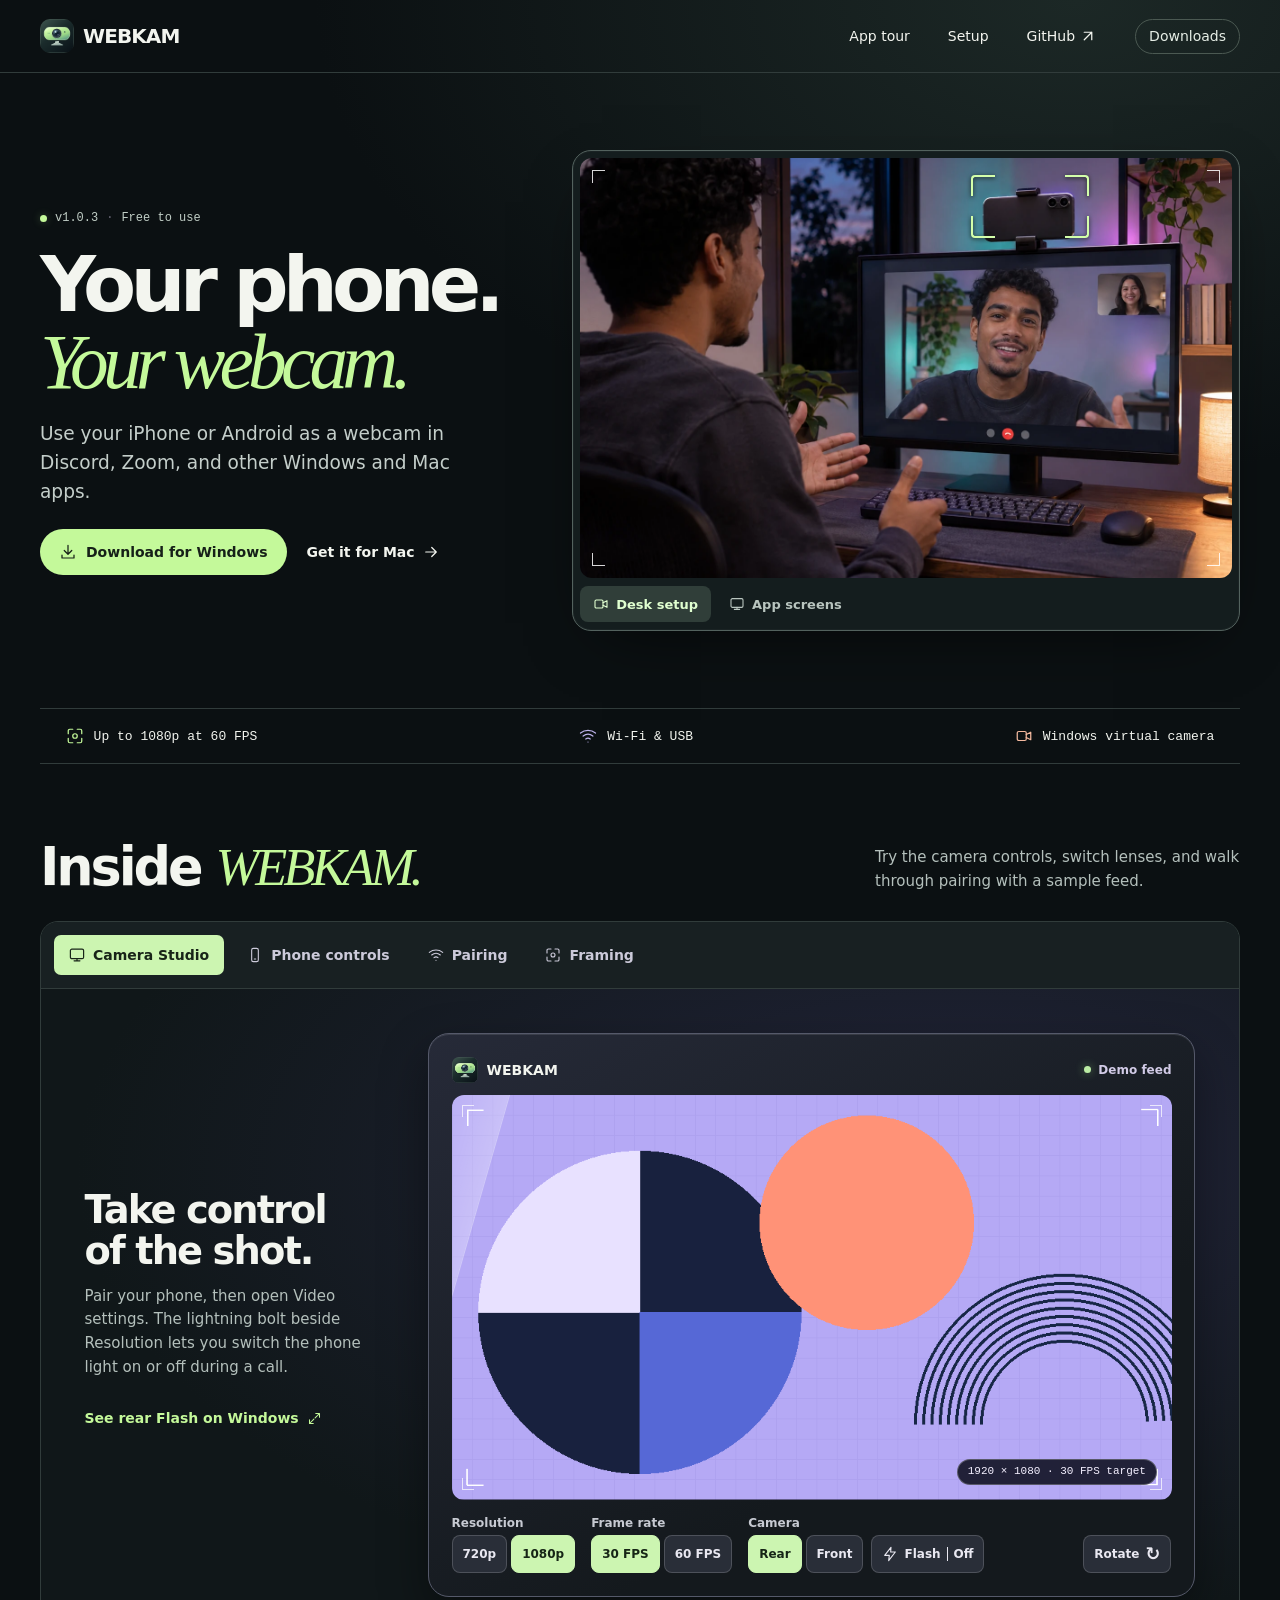
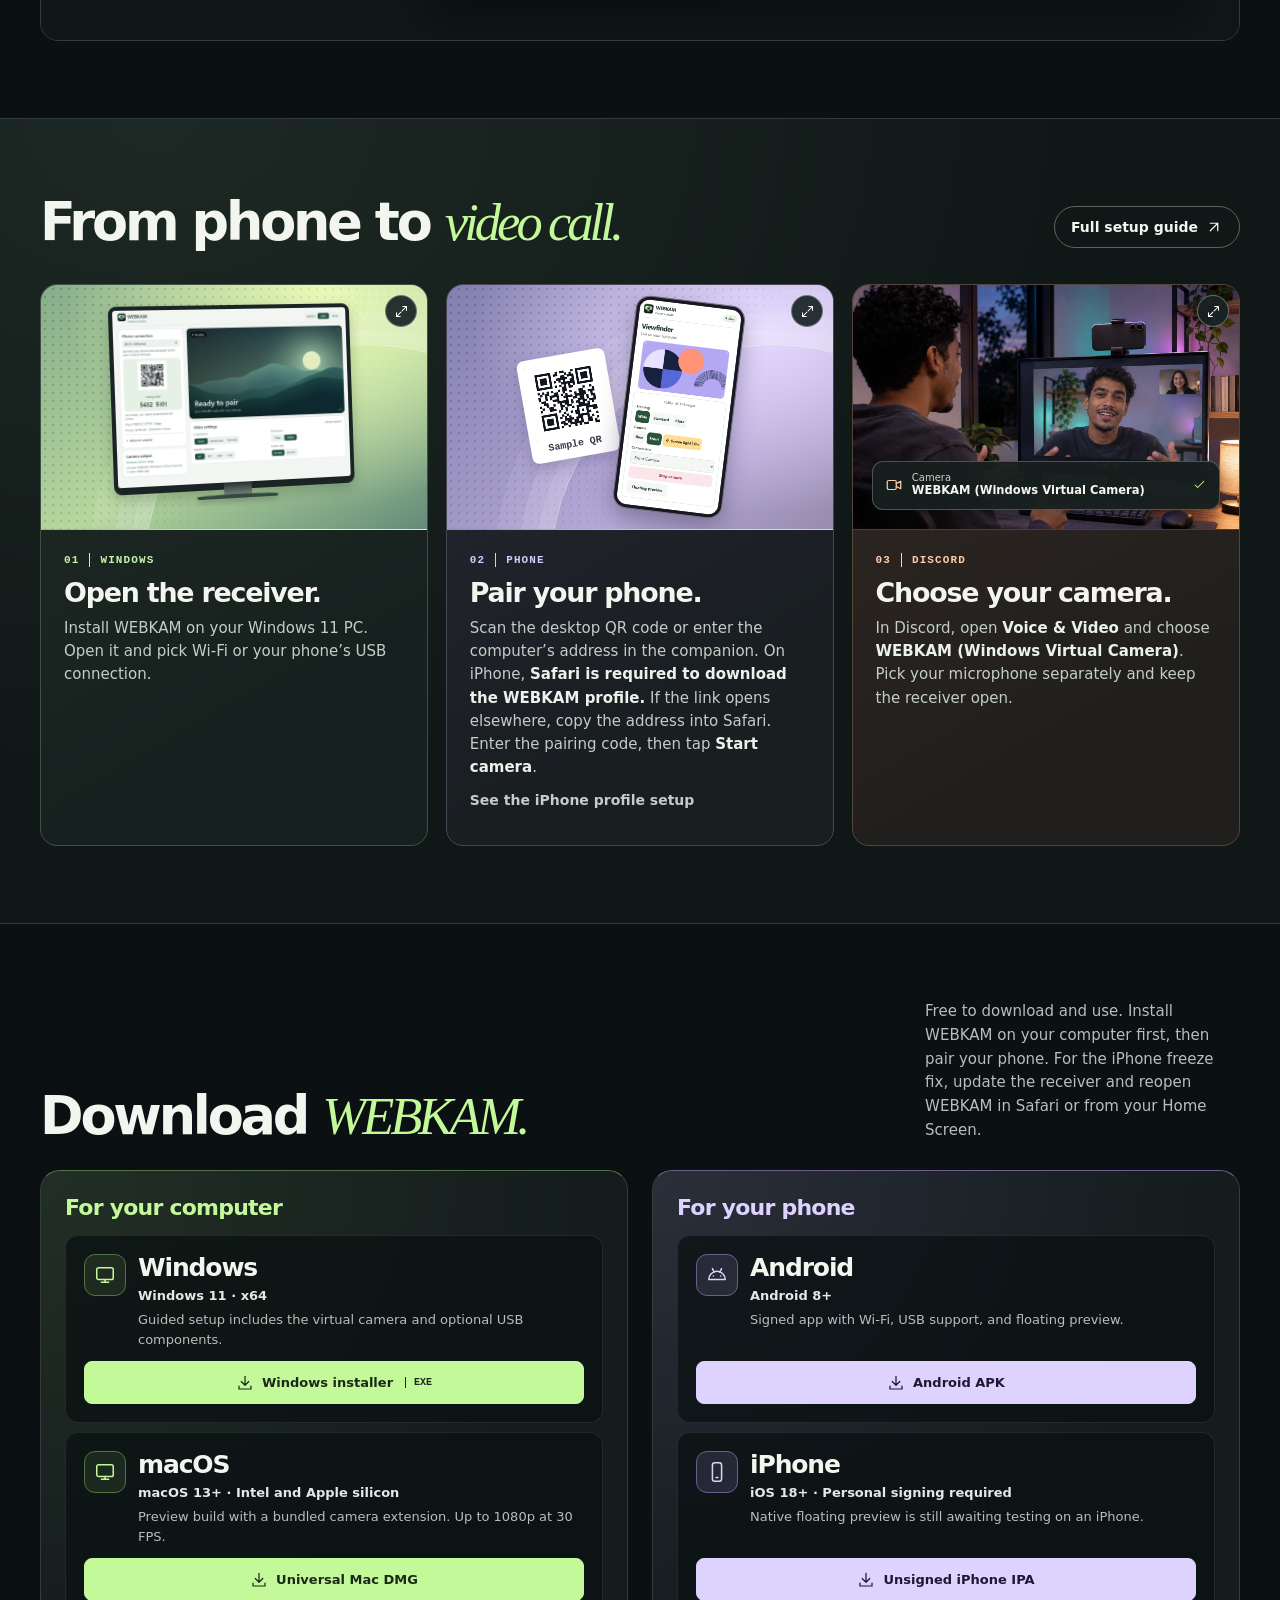
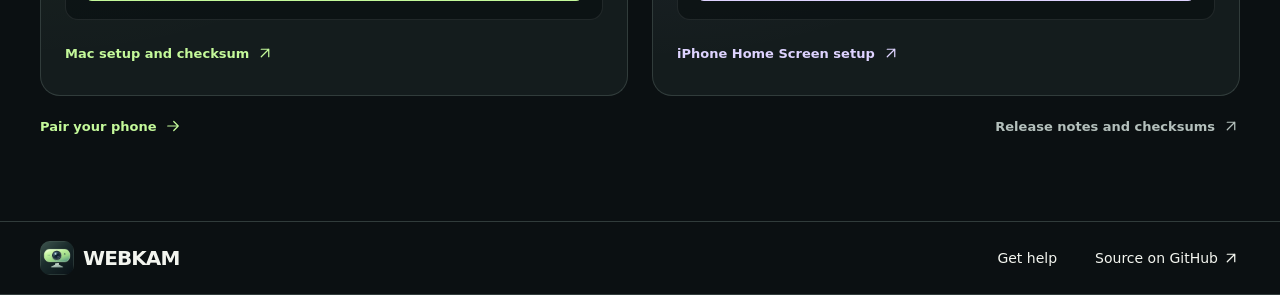
<file: docs/index.html>
<!doctype html>
<html lang="en">
  <head>
    <meta charset="utf-8" />
    <meta name="viewport" content="width=device-width, initial-scale=1" />
    <meta name="theme-color" content="#0b1012" />
    <meta
      name="description"
      content="WEBKAM is free. Turn your iPhone or Android into a webcam for Windows 11 or macOS over Wi-Fi or USB."
    />
    <meta property="og:title" content="WEBKAM · Your phone is your webcam" />
    <meta
      property="og:description"
      content="A free phone webcam for Windows and macOS. Connect over Wi-Fi or supported USB connections."
    />
    <meta property="og:image" content="https://iamo3.github.io/WEBKAM/media/pocketcam-banner.png" />
    <link rel="icon" href="media/pocketcam.png" />
    <link rel="apple-touch-icon" href="media/pocketcam.png" />
    <link rel="stylesheet" href="style.css?v=lighting-walkthrough" />
    <script defer src="tour.js?v=lighting-walkthrough"></script>
    <title>WEBKAM · Your phone is your webcam</title>
  </head>
  <body>
    <a class="skip" href="#main">Skip to content</a>
    <svg xmlns="http://www.w3.org/2000/svg" class="symbols" aria-hidden="true">
      <symbol id="arrow" viewBox="0 0 24 24"><path d="M5 12h14m-6-6 6 6-6 6" /></symbol>
      <symbol id="out" viewBox="0 0 24 24"><path d="M7 17 17 7M7 7h10v10" /></symbol>
      <symbol id="expand" viewBox="0 0 24 24"><path d="M14 4h6v6m0-6-7 7M10 20H4v-6m0 6 7-7" /></symbol>
      <symbol id="check" viewBox="0 0 24 24"><path d="m5 12 4 4L19 6" /></symbol>
      <symbol id="bolt" viewBox="0 0 24 24"><path d="M13.5 2 4 14h7l-1 8 10-13h-7z" /></symbol>
      <symbol id="close" viewBox="0 0 24 24"><path d="m6 6 12 12M18 6 6 18" /></symbol>
      <symbol id="download" viewBox="0 0 24 24"><path d="M12 3v12m-5-5 5 5 5-5M4 16v4h16v-4" /></symbol>
      <symbol id="monitor" viewBox="0 0 24 24">
        <rect x="3" y="4" width="18" height="13" rx="2" />
        <path d="M12 17v3m-4 0h8" />
      </symbol>
      <symbol id="phone" viewBox="0 0 24 24">
        <rect x="7" y="2" width="10" height="20" rx="2.5" />
        <path d="M11 18h2" />
      </symbol>
      <symbol id="android" viewBox="0 0 24 24">
        <path d="M3 17a9 9 0 0 1 18 0ZM7 5l2 4m8-4-2 4M8 13h.1m7.8 0h.1" />
      </symbol>
      <symbol id="usb" viewBox="0 0 24 24"><path d="M12 21V3m-3 3 3-3 3 3m-3 11-5-4v-2m5 3 5-4V8" /><circle cx="7" cy="9" r="2" /><rect x="15" y="4" width="4" height="4" rx=".5" /></symbol>
      <symbol id="wifi" viewBox="0 0 24 24">
        <path d="M2 8a16 16 0 0 1 20 0M5.5 12a10.5 10.5 0 0 1 13 0M9 16a5 5 0 0 1 6 0M12 20h.01" />
      </symbol>
      <symbol id="frame" viewBox="0 0 24 24">
        <path
          d="M9 3H5a2 2 0 0 0-2 2v4m12-6h4a2 2 0 0 1 2 2v4M3 15v4a2 2 0 0 0 2 2h4m12-6v4a2 2 0 0 1-2 2h-4"
        />
        <circle cx="12" cy="12" r="3" />
      </symbol>
      <symbol id="camera" viewBox="0 0 24 24">
        <rect x="3" y="6" width="12" height="12" rx="2" />
        <path d="m15 10 6-3v10l-6-3" />
      </symbol>
      <symbol id="github" viewBox="0 0 24 24">
        <path
          d="M8 20c-4 1.2-4-2-6-2.5m12 4v-3.1a2.7 2.7 0 0 0-.7-2.1c3-.3 6.1-1.5 6.1-6.6a5 5 0 0 0-1.4-3.5 4.8 4.8 0 0 0-.2-3.5s-1.1-.4-3.6 1.4a12 12 0 0 0-6.4 0C5.3 2.3 4.2 2.7 4.2 2.7A4.8 4.8 0 0 0 4 6.2a5 5 0 0 0-1.4 3.5c0 5.1 3.1 6.3 6.1 6.6a2.7 2.7 0 0 0-.7 2.1v3.1"
          transform="translate(1 0)"
        />
      </symbol>
    </svg>

    <header>
      <div class="wrap mast">
        <a class="brand" href="./"><img src="media/pocketcam.png" width="34" height="34" alt="" />WEBKAM</a>
        <nav aria-label="Main navigation">
          <a href="#preview">App tour</a><a href="#setup">Setup</a
          ><a class="github" href="https://github.com/iaMO3/WEBKAM"
            >GitHub <svg class="icon" aria-hidden="true"><use href="#out" /></svg></a
          ><a class="nav-get" href="#downloads">Downloads</a>
        </nav>
      </div>
    </header>
    <main id="main">
      <section class="wrap hero" aria-labelledby="hero-heading">
        <div class="hero-grid">
          <div class="hero-copy">
            <a class="release" href="https://github.com/iaMO3/WEBKAM/releases/tag/v1.0.3"
              ><i aria-hidden="true"></i> v1.0.3 <span>·</span> Free to use</a
            >
            <h1 id="hero-heading">Your phone.<br /><em>Your webcam.</em></h1>
            <p>Use your iPhone or Android as a webcam in Discord, Zoom, and other Windows and Mac apps.</p>
            <div class="buttons">
              <a
                class="cta"
                href="https://github.com/iaMO3/WEBKAM/releases/download/v1.0.3/WEBKAM-1.0.3-Setup.exe"
                ><svg class="icon" aria-hidden="true"><use href="#download" /></svg> Download for Windows</a
              >
              <a class="text-link" href="#download-mac"
                >Get it for Mac <svg class="icon" aria-hidden="true"><use href="#arrow" /></svg
              ></a>
            </div>
          </div>
          <div class="viewfinder">
            <fieldset class="scene-switch">
              <legend class="sr-only">Preview view</legend>
              <label
                ><input type="radio" name="scene" value="desk" checked /><svg class="icon" aria-hidden="true">
                  <use href="#camera" />
                </svg>
                Desk setup</label
              >
              <label
                ><input type="radio" name="scene" value="app" /><svg class="icon" aria-hidden="true">
                  <use href="#monitor" />
                </svg>
                App screens</label
              >
            </fieldset>
            <div class="view-window">
              <div class="desk-scene">
                <img
                  src="media/pocketcam-webcam-setup.webp"
                  width="1448"
                  height="1086"
                  fetchpriority="high"
                  alt="A caller uses the phone mounted above his monitor as his webcam."
                />
                <div class="focus-target" aria-hidden="true"><i></i><i></i><i></i><i></i></div>
              </div>
              <div class="app-scene">
                <div class="product-pair">
                  <div class="desktop-shell">
                    <img
                      src="media/desktop.webp?v=lighting-1"
                      width="1050"
                      height="745"
                      alt="Windows Camera Studio streaming a sample chart with the rear Flash button set to On beside Resolution."
                    />
                  </div>
                  <div class="phone-shell">
                    <img
                      src="media/phone.webp?v=controls-2"
                      width="780"
                      height="1580"
                      alt="iPhone viewfinder with Front Camera selected and Screen light active on a white display."
                    />
                  </div>
                </div>
              </div>
              <div class="glass" aria-hidden="true"></div>
            </div>
          </div>
        </div>
        <div class="specs">
          <span
            ><svg class="icon" aria-hidden="true"><use href="#frame" /></svg> Up to 1080p at 60 FPS</span
          ><span
            ><svg class="icon" aria-hidden="true"><use href="#wifi" /></svg> Wi-Fi &amp; USB</span
          ><span
            ><svg class="icon" aria-hidden="true"><use href="#camera" /></svg> Windows virtual camera</span
          >
        </div>
      </section>
      <section class="wrap section" id="preview">
        <div class="section-head">
          <h2>Inside <em>WEBKAM.</em></h2>
          <p>Try the camera controls, switch lenses, and walk through pairing with a sample feed.</p>
        </div>
        <div class="tour">
          <nav class="tour-tabs" aria-label="App screens">
            <a href="#panel-desktop" id="tab-desktop"
              ><svg class="icon" aria-hidden="true"><use href="#monitor" /></svg>Camera Studio</a
            ><a href="#panel-phone" id="tab-phone"
              ><svg class="icon" aria-hidden="true"><use href="#phone" /></svg>Phone controls</a
            ><a href="#panel-pairing" id="tab-pairing"
              ><svg class="icon" aria-hidden="true"><use href="#wifi" /></svg>Pairing</a
            ><a href="#panel-framing" id="tab-framing"
              ><svg class="icon" aria-hidden="true"><use href="#frame" /></svg>Framing</a
            >
          </nav>
          <template id="demo-light-controls">
            <fieldset class="demo-options">
              <legend>Camera</legend>
              <div>
                <label><input type="radio" value="rear" checked /><span>Rear</span></label>
                <label><input type="radio" value="front" /><span>Front</span></label>
              </div>
            </fieldset>
            <button class="demo-button demo-light" type="button" aria-pressed="false">
              <svg class="icon" aria-hidden="true"><use href="#bolt" /></svg>
              <span class="demo-light-label">Flash</span><span class="demo-light-state" aria-hidden="true">Off</span>
            </button>
          </template>
          <article class="tour-panel" id="panel-desktop">
            <div class="panel-intro">
              <h3>Take control of the shot.</h3>
              <p>Pair your phone, then open Video settings. The lightning bolt beside Resolution lets you switch the phone light on or off during a call.</p>
              <a class="tour-reference" href="media/desktop.webp?v=lighting-1">
                See rear Flash on Windows <svg class="icon" aria-hidden="true"><use href="#expand" /></svg>
              </a>
            </div>
            <div class="demo-console" data-demo="desktop">
              <div class="demo-title">
                <span><img src="media/pocketcam.png" alt="" /> WEBKAM</span>
                <span class="demo-signal">Demo feed</span>
              </div>
              <figure class="demo-viewport">
                <div class="demo-sensor">
                  <img class="demo-image" src="media/test-frame.webp" width="960" height="540" alt="Lavender geometric test chart with a peach circle" />
                  <span class="demo-sweep" aria-hidden="true"></span>
                  <i class="demo-corners" aria-hidden="true"></i>
                </div>
                <span class="demo-telemetry" role="status">1920 × 1080 · 30 FPS target</span>
              </figure>
              <div class="demo-controls" hidden>
                <fieldset class="demo-options">
                  <legend>Resolution</legend>
                  <div>
                    <label><input type="radio" name="demo-resolution" value="720" /><span>720p</span></label>
                    <label><input type="radio" name="demo-resolution" value="1080" checked /><span>1080p</span></label>
                  </div>
                </fieldset>
                <fieldset class="demo-options">
                  <legend>Frame rate</legend>
                  <div>
                    <label><input type="radio" name="demo-fps" value="30" checked /><span>30 FPS</span></label>
                    <label><input type="radio" name="demo-fps" value="60" /><span>60 FPS</span></label>
                  </div>
                </fieldset>
                <div class="demo-light-controls"></div>
                <button class="demo-button demo-rotate" type="button">Rotate <span aria-hidden="true">↻</span></button>
              </div>
            </div>
          </article>
          <article class="tour-panel" id="panel-phone">
            <div class="panel-intro">
              <h3>Frame it on your phone.</h3>
              <p>Choose Wide, Standard, or Close in the phone viewfinder. Tap Rear to use a supported torch, or Front to use the display as a light. Try the same controls here.</p>
              <a class="tour-reference" href="media/phone.webp?v=controls-2">
                See Screen light on iPhone <svg class="icon" aria-hidden="true"><use href="#expand" /></svg>
              </a>
            </div>
            <div class="demo-phone-stage">
              <div class="walkthrough-heading">
                <h4>Try the switch</h4>
                <button class="demo-button" id="play-lighting" type="button" aria-controls="phone-handset" hidden>Show the switch</button>
              </div>
              <div class="demo-handset" id="phone-handset" data-demo="phone">
                <div class="demo-title">
                  <span><img src="media/pocketcam.png" alt="" /> WEBKAM</span>
                  <span class="demo-signal" role="status">Preview</span>
                </div>
                <figure class="demo-viewport">
                  <div class="demo-sensor">
                    <img class="demo-image" src="media/test-frame.webp" width="960" height="540" alt="Sample camera preview" />
                    <i class="demo-corners" aria-hidden="true"></i>
                  </div>
                  <span class="demo-phone-idle" hidden>Camera stopped</span>
                </figure>
                <div class="demo-controls" hidden>
                  <fieldset class="demo-options">
                    <legend>Framing</legend>
                    <div>
                      <label><input type="radio" name="demo-lens" value="1" /><span>Wide</span></label>
                      <label><input type="radio" name="demo-lens" value="1.35" checked /><span>Standard</span></label>
                      <label><input type="radio" name="demo-lens" value="2.2" /><span>Close</span></label>
                    </div>
                  </fieldset>
                  <div class="demo-light-controls"></div>
                  <button class="demo-button demo-stream" type="button">Stop sample</button>
                </div>
              </div>
            </div>
            <noscript><a class="tour-reference" href="media/camera-light-demo.gif">Watch the lighting demo</a></noscript>
          </article>
          <article class="tour-panel" id="panel-pairing">
            <div class="panel-intro">
              <h3>Pick your connection.</h3>
              <p>Choose how your phone connects. Run through a sample pairing to see what happens on both devices.</p>
              <a class="tour-reference" href="media/pairing.webp?v=1">
                See the pairing screen <svg class="icon" aria-hidden="true"><use href="#expand" /></svg>
              </a>
            </div>
            <div class="demo-console demo-pairing" data-demo="pairing">
              <div class="demo-title">
                <span><img src="media/pocketcam.png" alt="" /> Connect your phone</span>
                <span class="demo-signal" role="status">Ready to pair</span>
              </div>
              <div class="demo-route" aria-hidden="true">
                <div><svg class="icon"><use href="#phone" /></svg><span>Phone</span></div>
                <span class="demo-route-line"><svg class="icon"><use href="#wifi" /></svg></span>
                <div><svg class="icon"><use href="#monitor" /></svg><span>Windows</span></div>
              </div>
              <div class="demo-controls" hidden>
                <fieldset class="demo-options">
                  <legend>Connection</legend>
                  <div>
                    <label><input type="radio" name="demo-route" value="wifi" checked /><span>Wi-Fi</span></label>
                    <label><input type="radio" name="demo-route" value="iphone" /><span>iPhone USB</span></label>
                    <label><input type="radio" name="demo-route" value="android" /><span>Android USB</span></label>
                  </div>
                </fieldset>
                <p class="demo-route-help">Join the same network, then scan the QR code shown in WEBKAM.</p>
                <button class="demo-button demo-connect" type="button">Pair sample phone</button>
              </div>
            </div>
          </article>
          <article class="tour-panel" id="panel-framing">
            <div class="panel-intro">
              <h3>Frame it your way.</h3>
              <p>
                Switch this sample between landscape and portrait. In the Windows app, Auto also follows your
                phone as you turn it.
              </p>
            </div>
            <div class="frame-demo">
              <fieldset class="orientation">
                <legend>Camera orientation</legend>
                <div class="orientation-options">
                  <label
                    ><input name="orientation" type="radio" value="landscape" checked /><span
                      class="orientation-shape landscape"
                      aria-hidden="true"
                    ></span>
                    Landscape</label
                  >
                  <label
                    ><input name="orientation" type="radio" value="portrait" /><span
                      class="orientation-shape portrait"
                      aria-hidden="true"
                    ></span>
                    Portrait</label
                  >
                </div>
              </fieldset>
              <figure class="sample" aria-label="Sample camera framing">
                <div class="sample-frame">
                  <img
                    src="media/test-frame.webp"
                    width="960"
                    height="540"
                    alt="The geometric test frame shown in the Windows receiver and phone controls."
                    loading="lazy"
                  />
                </div>
                <figcaption>
                  <span>Sample frame</span><span class="landscape-size">16∶9</span
                  ><span class="portrait-size">9∶16</span>
                </figcaption>
              </figure>
            </div>
          </article>
        </div>
      </section>
      <section class="setup-band" id="setup" aria-labelledby="setup-heading">
        <div class="wrap section">
          <header class="setup-heading">
            <h2 id="setup-heading">From phone to <em>video call.</em></h2>
            <a class="text-link" href="https://github.com/iaMO3/WEBKAM#install-and-pair">
              Full setup guide <svg class="icon" aria-hidden="true"><use href="#out" /></svg>
            </a>
          </header>
          <ol class="setup-sequence" role="list">
            <li class="setup-step receiver-step">
              <a class="step-art" href="media/pairing.webp?v=1" aria-label="Enlarge the Windows receiver example">
                <span class="receiver-monitor"
                  ><img
                    src="media/pairing.webp?v=1"
                    width="1100"
                    height="810"
                    loading="lazy"
                    alt="WEBKAM on Windows waiting for a phone, with the connection menu and an example QR code."
                /></span>
                <span class="art-expand" aria-hidden="true"
                  ><svg class="icon"><use href="#expand" /></svg
                ></span>
              </a>
              <div class="step-copy">
                <span class="step-label"><span>01</span> Windows</span>
                <h3>Open the receiver.</h3>
                <p>
                  Install WEBKAM on your Windows 11 PC. Open it and pick Wi-Fi or your phone’s USB connection.
                </p>
              </div>
            </li>
            <li class="setup-step phone-step">
              <a class="step-art" href="media/phone.webp?v=controls-2" aria-label="Enlarge the phone camera example">
                <span class="qr-slip" aria-hidden="true"><i></i>Sample QR</span>
                <span class="setup-handset"
                  ><img
                    src="media/phone.webp?v=controls-2"
                    width="780"
                    height="1580"
                    loading="lazy"
                    alt="iPhone front camera streaming a sample chart with Screen light switched on."
                /></span>
                <span class="art-expand" aria-hidden="true"
                  ><svg class="icon"><use href="#expand" /></svg
                ></span>
              </a>
              <div class="step-copy">
                <span class="step-label"><span>02</span> Phone</span>
                <h3>Pair your phone.</h3>
                <p>
                  Scan the desktop QR code or enter the computer’s address in the companion. On iPhone,
                  <strong>Safari is required to download the WEBKAM profile.</strong> If the link opens elsewhere,
                  copy the address into Safari. Enter the pairing code, then tap <strong>Start camera</strong>.
                  <a class="text-link" href="media/profile.webp">See the iPhone profile setup</a>
                </p>
              </div>
            </li>
            <li class="setup-step call-step">
              <a
                class="step-art"
                href="media/pocketcam-webcam-setup.webp"
                aria-label="Enlarge the video call example"
              >
                <img
                  class="call-photo"
                  src="media/pocketcam-webcam-setup.webp"
                  width="1448"
                  height="1086"
                  loading="lazy"
                  alt="A caller uses a phone mounted above his monitor as a webcam."
                />
                <span class="camera-choice" aria-hidden="true">
                  <svg class="icon"><use href="#camera" /></svg>
                  <span><small>Camera</small><b>WEBKAM (Windows Virtual Camera)</b></span>
                  <svg class="icon"><use href="#check" /></svg>
                </span>
                <span class="art-expand" aria-hidden="true"
                  ><svg class="icon"><use href="#expand" /></svg
                ></span>
              </a>
              <div class="step-copy">
                <span class="step-label"><span>03</span> Discord</span>
                <h3>Choose your camera.</h3>
                <p>
                  In Discord, open <strong>Voice &amp; Video</strong> and choose
                  <strong>WEBKAM (Windows Virtual Camera)</strong>. Pick your microphone separately and keep
                  the receiver open.
                </p>
              </div>
            </li>
          </ol>
          <dialog class="setup-viewer" aria-labelledby="viewer-title" aria-describedby="viewer-description">
            <div class="viewer-head">
              <h3 id="viewer-title"></h3>
              <form method="dialog">
                <button class="viewer-close" aria-label="Close preview" autofocus>
                  <svg class="icon" aria-hidden="true"><use href="#close" /></svg>
                </button>
              </form>
            </div>
            <figure class="viewer-figure"><img alt="" /></figure>
            <p id="viewer-description"></p>
            <div class="viewer-controls">
              <span class="viewer-position" aria-live="polite"></span>
              <button type="button" data-offset="-1" aria-label="Previous setup step">
                <svg class="icon" aria-hidden="true"><use href="#arrow" /></svg>
              </button>
              <button type="button" data-offset="1" aria-label="Next setup step">
                <svg class="icon" aria-hidden="true"><use href="#arrow" /></svg>
              </button>
            </div>
          </dialog>
        </div>
      </section>
      <section class="wrap section" id="downloads" aria-labelledby="downloads-heading">
        <div class="section-head download-heading">
          <h2 id="downloads-heading">Download <em>WEBKAM.</em></h2>
          <p>Free to download and use. Install WEBKAM on your computer first, then pair your phone. For the iPhone freeze fix, update the receiver and reopen WEBKAM in Safari or from your Home Screen.</p>
        </div>
        <div class="downloads">
          <section class="download-group receiver-downloads" aria-labelledby="receiver-downloads-title">
            <h3 id="receiver-downloads-title">For your computer</h3>
            <div class="download-list">
              <article class="download-card">
                <span class="platform-icon" aria-hidden="true"><svg class="icon"><use href="#monitor" /></svg></span>
                <div class="download-info">
                  <h4>Windows</h4>
                  <p class="download-requirements">Windows 11 · x64</p>
                  <p>Guided setup includes the virtual camera and optional USB components.</p>
                </div>
                <a class="download-action" href="https://github.com/iaMO3/WEBKAM/releases/download/v1.0.3/WEBKAM-1.0.3-Setup.exe">
                  <svg class="icon" aria-hidden="true"><use href="#download" /></svg>
                  Windows installer <span class="download-format">EXE</span>
                </a>
              </article>
              <article class="download-card" id="download-mac">
                <span class="platform-icon" aria-hidden="true"><svg class="icon"><use href="#monitor" /></svg></span>
                <div class="download-info">
                  <h4>macOS</h4>
                  <p class="download-requirements">macOS 13+ · Intel and Apple silicon</p>
                  <p>Preview build with a bundled camera extension. Up to 1080p at 30 FPS.</p>
                </div>
                <a class="download-action" href="https://github.com/iaMO3/WEBKAM/releases/download/v1.0.3/WEBKAM-1.0.3-macOS-universal.dmg">
                  <svg class="icon" aria-hidden="true"><use href="#download" /></svg>
                  Universal Mac DMG
                </a>
              </article>
            </div>
            <a class="download-help" href="https://github.com/iaMO3/WEBKAM/releases/tag/v1.0.3">
              Mac setup and checksum <svg class="icon" aria-hidden="true"><use href="#out" /></svg>
            </a>
          </section>
          <section class="download-group phone-downloads" aria-labelledby="phone-downloads-title">
            <h3 id="phone-downloads-title">For your phone</h3>
            <div class="download-list">
              <article class="download-card">
                <span class="platform-icon" aria-hidden="true"><svg class="icon"><use href="#android" /></svg></span>
                <div class="download-info">
                  <h4>Android</h4>
                  <p class="download-requirements">Android 8+</p>
                  <p>Signed app with Wi-Fi, USB support, and floating preview.</p>
                </div>
                <a class="download-action" href="https://github.com/iaMO3/WEBKAM/releases/download/v1.0.3/WEBKAM-1.0.3-Android.apk">
                  <svg class="icon" aria-hidden="true"><use href="#download" /></svg>
                  Android APK
                </a>
              </article>
              <article class="download-card">
                <span class="platform-icon" aria-hidden="true"><svg class="icon"><use href="#phone" /></svg></span>
                <div class="download-info">
                  <h4>iPhone</h4>
                  <p class="download-requirements">iOS 18+ · Personal signing required</p>
                  <p>Native floating preview is still awaiting testing on an iPhone.</p>
                </div>
                <a class="download-action" href="https://github.com/iaMO3/WEBKAM/releases/download/v1.0.3/WEBKAM-1.0.3-iPhone-unsigned.ipa">
                  <svg class="icon" aria-hidden="true"><use href="#download" /></svg>
                  Unsigned iPhone IPA
                </a>
              </article>
            </div>
            <a class="download-help" href="https://github.com/iaMO3/WEBKAM#install-webkam-on-the-iphone-home-screen">
              iPhone Home Screen setup <svg class="icon" aria-hidden="true"><use href="#out" /></svg>
            </a>
          </section>
        </div>
        <div class="download-footer">
          <a class="download-help" href="#setup">
            Pair your phone <svg class="icon" aria-hidden="true"><use href="#arrow" /></svg>
          </a>
          <a class="download-help" href="https://github.com/iaMO3/WEBKAM/releases/tag/v1.0.3">
            Release notes and checksums <svg class="icon" aria-hidden="true"><use href="#out" /></svg>
          </a>
        </div>
      </section>
    </main>
    <footer>
      <div class="wrap mast">
        <a class="brand" href="./"><img src="media/pocketcam.png" width="34" height="34" alt="" />WEBKAM</a>
        <nav aria-label="Project links">
          <a href="https://github.com/iaMO3/WEBKAM/issues">Get help</a
          ><a href="https://github.com/iaMO3/WEBKAM"
            >Source on GitHub <svg class="icon" aria-hidden="true"><use href="#out" /></svg
          ></a>
        </nav>
      </div>
    </footer>
  </body>
</html>
</file>
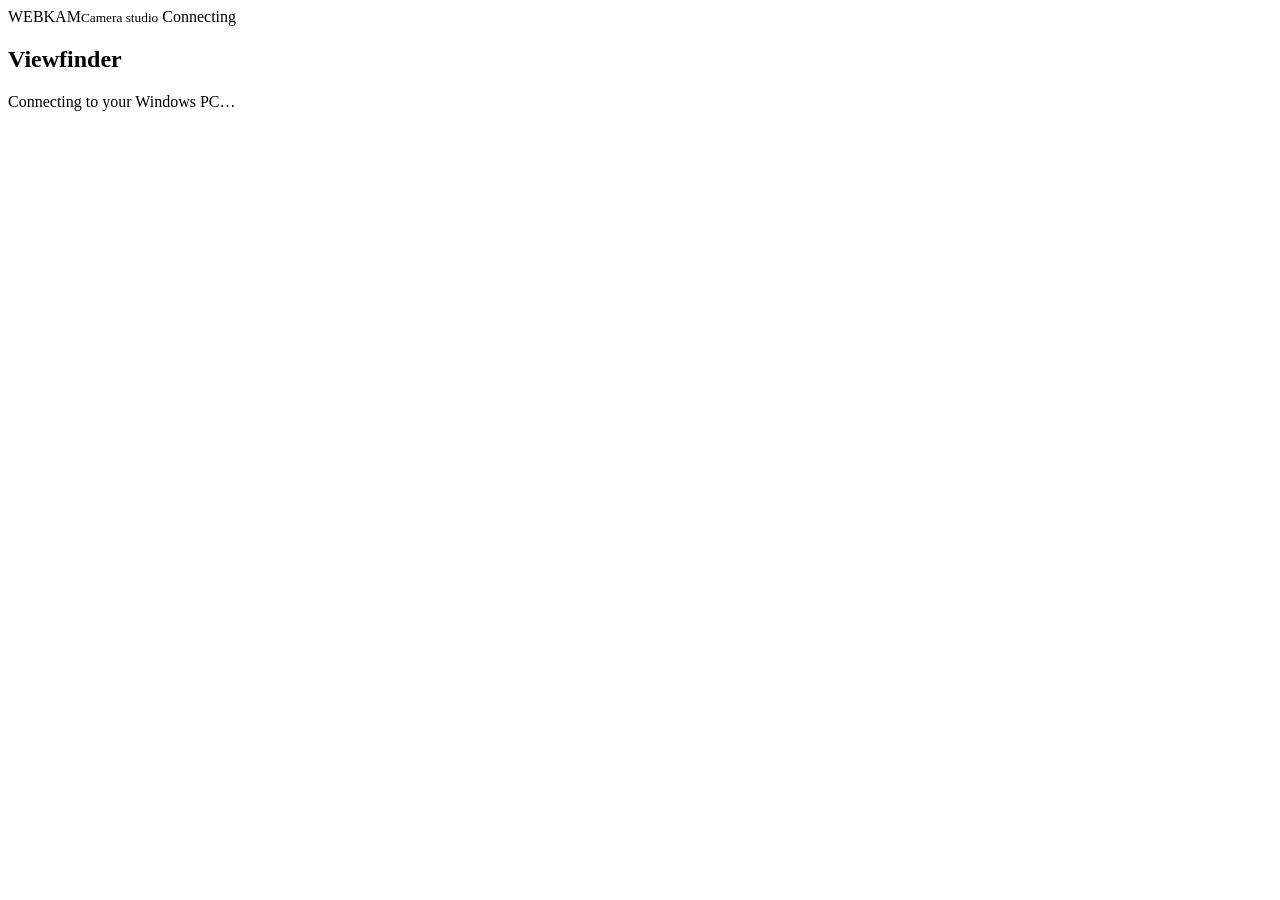
<file: mobile/ios/ui/camera.html>
<!doctype html>
<html lang="en">
<head>
  <meta charset="utf-8">
  <meta name="viewport" content="width=device-width, initial-scale=1, viewport-fit=cover">
  <meta http-equiv="Content-Security-Policy" content="default-src 'none'; img-src file:; style-src file:; script-src file:; connect-src 'none'; form-action 'none'; base-uri 'none'">
  <meta name="theme-color" content="#f2f6f2" media="(prefers-color-scheme: light)">
  <meta name="theme-color" content="#12191a" media="(prefers-color-scheme: dark)">
  <title>WEBKAM</title>
  <link rel="stylesheet" href="style.css">
  <script defer src="camera.js"></script>
</head>
<body class="camera-app">
  <main class="mobile shell phone">
    <header class="topbar">
      <span class="brand"><span class="brand-mark" aria-hidden="true"></span><span>WEBKAM<small>Camera studio</small></span></span>
      <span id="connection-chip" class="connection-chip" data-state="pending">Connecting</span>
    </header>
    <section class="intro camera-intro">
      <h1>Viewfinder</h1>
      <p id="phone-status" role="status">Connecting to your Windows PC…</p>
    </section>
    <form id="pair" class="mobile-panel pair-card" hidden>
      <label for="pin">Pairing code</label>
      <input id="pin" type="text" inputmode="numeric" autocomplete="off" maxlength="9" placeholder="0000 0000" required>
      <button id="pair-button" class="primary" type="submit">Pair phone</button>
    </form>
    <button id="retry" class="button primary" type="button" hidden>Retry connection</button>
    <section id="camera" class="camera-workspace" aria-label="Camera controls" hidden>
      <div id="phone-stage" class="stage phone-stage" data-orientation="landscape" aria-label="Camera preview">
        <div id="camera-idle" class="stage-content">

          <span id="camera-idle-text">Camera is off</span>
        </div>
      </div>
      <div class="camera-controls">
        <p id="native-mode" class="camera-hint" hidden></p>
        <fieldset class="shot-control">
          <legend>Framing</legend>
          <button class="secondary" type="button" data-zoom="1" aria-pressed="true">Wide</button>
          <button class="secondary" type="button" data-zoom="1.35" aria-pressed="false">Standard</button>
          <button class="secondary" type="button" data-zoom="2.2" aria-pressed="false">Close</button>
        </fieldset>
        <fieldset class="shot-control">
          <legend>Camera</legend>
          <button class="secondary" type="button" data-facing="environment" aria-pressed="true">Rear</button>
          <button class="secondary" type="button" data-facing="user" aria-pressed="false">Front</button>
          <button id="camera-flash" class="secondary" type="button" aria-pressed="false" disabled>
            <svg width="16" height="16" viewBox="0 0 24 24" fill="none" stroke="currentColor" stroke-width="2" aria-hidden="true"><path d="M13.5 2 4 14h7l-1 8 10-13h-7z"/></svg>
            <span id="light-label">Flash</span><span id="light-state" aria-hidden="true">Off</span>
          </button>
        </fieldset>
        <div class="lens-control">
          <label for="camera-picker">Camera lens</label>
          <select id="camera-picker"></select>
        </div>
        <button id="toggle" class="primary" type="button">Start camera</button>
        <p id="flash-note" class="camera-hint" role="status" hidden></p>
        <button id="float-camera" class="secondary" type="button" hidden>Floating preview</button>
      </div>
    </section>
  </main>
</body>
</html>
</file>
<file: docs/style.css>
:root {
  color-scheme: dark;
  font-family: Inter, "Segoe UI", system-ui, sans-serif;
  color: #f3f5ef;
  background: #0b1012;
  --muted: #b4c0bc;
  --line: #313c3b;
  --accent: #c4f99a;
}
* {
  box-sizing: border-box;
}
body,
figure,
h1,
h2,
h3,
p {
  margin: 0;
}
img {
  display: block;
  max-width: 100%;
  height: auto;
}
a {
  color: inherit;
  text-decoration: none;
}
a:focus-visible,
button:focus-visible,
label:has(input:focus-visible) {
  outline: 2px solid #c4f99a;
  outline-offset: 4px;
}
.wrap {
  width: min(1200px, calc(100% - 80px));
  margin-inline: auto;
}
.skip {
  position: absolute;
  z-index: 8;
  left: 10px;
  top: -80px;
  background: white;
  color: black;
  padding: 12px;
}
.skip:focus {
  top: 10px;
}
.symbols {
  width: 0;
  height: 0;
  position: absolute;
  overflow: hidden;
}
.icon {
  flex: none;
  width: 18px;
  height: 18px;
  fill: none;
  stroke: currentColor;
  stroke-width: 1.65;
  stroke-linejoin: round;
  stroke-linecap: round;
}
header,
footer {
  border-block-end: 1px solid var(--line);
}
footer {
  border-block: 1px solid var(--line);
}
.mast {
  display: flex;
  justify-content: space-between;
  align-items: center;
  gap: 18px;
  min-height: 72px;
}
.brand,
.mast nav,
.mast nav a,
.buttons,
.cta,
.text-link {
  display: flex;
  align-items: center;
}
.brand {
  gap: 9px;
  font-weight: 740;
  font-size: 20px;
  letter-spacing: -0.045em;
}
.brand img {
  border-radius: 10px;
}
.mast nav {
  gap: clamp(16px, 3vw, 38px);
  font-size: 14px;
}
.mast nav a {
  gap: 4px;
  min-height: 40px;
}
.mast nav a:hover,
.text-link:hover {
  color: var(--accent);
}
.mast .nav-get {
  min-height: 35px;
  padding: 0 13px;
  color: #ece9ff;
  border: 1px solid #676075;
  border-radius: 24px;
}
.release {
  display: inline-flex;
  align-items: center;
  gap: 8px;
  color: #c0cdc5;
  font:
    600 12px/1.3 "Segoe UI",
    system-ui,
    sans-serif;
}
.release i {
  width: 7px;
  height: 7px;
  border-radius: 50%;
  background: #adf1c3;
}
.release span {
  color: #696777;
}
.buttons {
  flex-wrap: wrap;
  gap: 16px;
  margin-top: 22px;
}
.cta {
  justify-content: center;
  gap: 9px;
  font-size: 14px;
  font-weight: 700;
}
.cta {
  min-height: 46px;
  padding: 11px 17px;
  border-radius: 9px;
  color: #162018;
  background: var(--accent);
}
.cta:hover {
  background: #dcffbc;
}
.text-link {
  width: fit-content;
  gap: 7px;
  min-height: 42px;
  font-size: 14px;
  font-weight: 650;
}
.product-pair {
  position: relative;
  width: min(79%, 785px);
  margin-inline: auto;
  padding-right: 11%;
}
.desktop-shell {
  background: #1b1c20;
  border: 4px solid #292936;
  border-radius: 12px;
  overflow: hidden;
  box-shadow:
    0 16px 37px #22192b66,
    0 0 0 1px #ffffff48;
}
.phone-shell {
  position: absolute;
  right: 1%;
  bottom: -1%;
  width: 20%;
  padding: 4px;
  overflow: hidden;
  border: 1px solid #777580;
  border-radius: clamp(8px, 1.25vw, 22px);
  background: #17171b;
  box-shadow: 0 8px 23px #15121e77;
}
.phone-shell img {
  border-radius: inherit;
}
.specs {
  display: flex;
  justify-content: space-around;
  gap: 12px;
  padding: 18px 0;
  border-bottom: 1px solid var(--line);
}
.specs span {
  display: flex;
  align-items: center;
  gap: 10px;
  font-weight: 600;
  font-size: 14px;
}
.specs .icon {
  color: var(--accent);
}
.section {
  padding-block: clamp(50px, 6vw, 86px);
  scroll-margin-top: 16px;
}
.section-head {
  display: flex;
  align-items: end;
  justify-content: space-between;
  gap: 26px;
  margin-bottom: 28px;
}
h2 {
  font-size: clamp(36px, 4.1vw, 60px);
  line-height: 1;
  letter-spacing: -0.06em;
  font-weight: 620;
}
.section-head p {
  max-width: 365px;
}
.section-head p,
.panel-intro p {
  color: var(--muted);
  line-height: 1.58;
  font-size: 15px;
}
.tour {
  border: 1px solid var(--line);
  background: #101719;
  border-radius: 15px;
  overflow: hidden;
}
.tour-tabs {
  display: flex;
  gap: 8px;
  flex-wrap: wrap;
  padding: 13px;
  border-bottom: 1px solid var(--line);
}
.tour-tabs a {
  display: inline-flex;
  align-items: center;
  justify-content: center;
  gap: 8px;
  padding: 9px 15px;
  min-height: 40px;
  font-size: 14px;
  border-radius: 7px;
  font-weight: 600;
  color: #cccada;
}
.tour-tabs a[aria-selected="true"] {
  color: #182418;
  background: #ccf5b1;
}
.tour-tabs a:hover {
  box-shadow: inset 0 0 0 1px #8a819f;
}
.tour-panel {
  display: grid;
  grid-template-columns: minmax(0, 0.38fr) minmax(0, 1fr);
  gap: clamp(20px, 4vw, 64px);
  align-items: center;
  padding: clamp(16px, 3.4vw, 45px);
}
.tour-panel + .tour-panel {
  border-top: 1px solid var(--line);
}
.tour-panel[hidden] {
  display: none;
}
.panel-intro h3 {
  font-size: clamp(26px, 3vw, 42px);
  line-height: 1.06;
  letter-spacing: -0.05em;
  margin-bottom: 13px;
}
.tour-shot {
  display: grid;
  place-items: center;
  padding: clamp(10px, 2vw, 27px);
  border-radius: 10px;
  background: #bab2cf;
}
.tour-shot img {
  box-shadow: 0 6px 20px #201b3038;
  border-radius: 5px;
}
.tour-shot.pairing {
  background: #aabac7;
}
.tour-shot.phone {
  background: #b9cfc3;
}
.tour-shot.phone img {
  max-height: min(42vw, 485px);
  width: auto;
  border: 4px solid #25242a;
  border-radius: 15px;
}
.frame-demo {
  display: grid;
  gap: 13px;
}
.orientation {
  margin: 0;
  padding: 0;
  border: none;
  min-width: 0;
}
.orientation legend {
  color: var(--muted);
  font-size: 13px;
  margin-bottom: 5px;
}
.orientation-options {
  display: flex;
  flex-wrap: wrap;
  gap: 9px;
}
.orientation label {
  display: inline-flex;
  align-items: center;
  gap: 6px;
  font-size: 14px;
  cursor: pointer;
  min-height: 40px;
}
.orientation input {
  accent-color: #c4f99a;
}
.sample {
  display: grid;
  place-items: center;
  padding: 13px;
  background: #252637;
  border-radius: 9px;
}
.sample-frame {
  width: min(100%, 384px);
  aspect-ratio: 16/9;
  overflow: hidden;
  border-radius: 6px;
}
.sample-frame img {
  width: 100%;
  height: 100%;
  object-fit: cover;
  object-position: 74% center;
}
.frame-demo:has(input[value="portrait"]:checked) .sample-frame {
  width: min(100%, 122px);
  aspect-ratio: 9/16;
}
.sample figcaption {
  display: flex;
  justify-content: space-between;
  gap: 8px;
  width: min(100%, 384px);
  margin-top: 7px;
  color: var(--muted);
  font-size: 12px;
}
.portrait-size,
.frame-demo:has(input[value="portrait"]:checked) .landscape-size {
  display: none;
}
.frame-demo:has(input[value="portrait"]:checked) .portrait-size {
  display: inline;
}
/* The artwork uses the same receiver and phone screens as the app tour. */
.setup-band {
  background: radial-gradient(ellipse at 12% 0%, #1d2924 0, transparent 58%), #101817;
  border-block: 1px solid var(--line);
}
.setup-heading {
  display: flex;
  align-items: end;
  justify-content: space-between;
  gap: 18px;
  margin-bottom: clamp(24px, 3vw, 36px);
  border: 0;
}
.setup-heading .text-link {
  flex-shrink: 0;
  padding: 9px 16px;
  border: 1px solid #58665b;
  border-radius: 99px;
}
.setup-sequence {
  display: grid;
  grid-template-columns: repeat(3, minmax(0, 1fr));
  gap: clamp(12px, 1.35vw, 21px);
  padding: 0;
  margin: 0;
  list-style: none;
}
.setup-step {
  --step-color: #c7f3a9;
  min-width: 0;
  overflow: hidden;
  border: 1px solid #405046;
  border-radius: 17px;
  background: linear-gradient(150deg, #202a24, #16201e 72%);
}
.phone-step {
  --step-color: #d7c8ff;
  background: linear-gradient(150deg, #272733, #191e21 72%);
  border-color: #494453;
}
.call-step {
  --step-color: #ffccaa;
  background: linear-gradient(150deg, #332923, #211f1d 72%);
  border-color: #52463b;
}
.step-art {
  display: grid;
  place-items: center;
  position: relative;
  isolation: isolate;
  overflow: hidden;
  aspect-ratio: 1.58;
  cursor: zoom-in;
  border-bottom: 1px solid #ffffff21;
}
.receiver-step .step-art {
  background:
    radial-gradient(ellipse at 73% 0%, #e8f9b5, transparent 65%),
    linear-gradient(150deg, #87ac8b, #b6d79d 56%, #648b79);
}
.phone-step .step-art {
  background:
    radial-gradient(ellipse at 80% 20%, #e5d9ff, transparent 65%),
    linear-gradient(135deg, #827eae, #b6a9d8 64%, #978cae);
}
.receiver-step .step-art::before,
.phone-step .step-art::before {
  content: "";
  position: absolute;
  z-index: -1;
  inset: 0;
  background-image: radial-gradient(#18352a42 0.8px, transparent 0.9px);
  background-size: 8px 8px;
  mask-image: linear-gradient(125deg, black, transparent 75%);
}
.receiver-step .step-art::after,
.phone-step .step-art::after {
  content: "";
  position: absolute;
  z-index: -1;
  width: 116%;
  aspect-ratio: 1;
  border: 1px solid #faffed80;
  border-radius: 50%;
  transform: translate(30%, 36%);
  box-shadow:
    0 0 0 15px #ffffff16,
    0 0 0 32px #ffffff1c,
    0 0 0 56px #ffffff12;
}
.receiver-monitor {
  position: relative;
  display: block;
  width: 63%;
  margin-top: -5%;
  border: clamp(3px, 0.35vw, 5px) solid #1a2424;
  border-bottom-width: 7px;
  border-radius: 8px;
  background: #192425;
  box-shadow:
    0 6px 14px #1e352842,
    inset 0 -1px #60746b;
  transform: perspective(650px) rotateY(8deg) rotateZ(-2deg);
}
.receiver-monitor img {
  border-radius: 3px;
}
.receiver-monitor::before,
.receiver-monitor::after {
  content: "";
  position: absolute;
  top: 100%;
  left: 50%;
  transform: translateX(-50%);
}
.receiver-monitor::before {
  width: 12%;
  height: 13px;
  background: linear-gradient(#243031, #76847c);
}
.receiver-monitor::after {
  margin-top: 12px;
  width: 35%;
  height: 4px;
  border-radius: 60% 60% 3px 3px;
  background: #364740;
  box-shadow: 0 3px 5px #3444374f;
}
.setup-handset {
  display: block;
  height: 88%;
  margin-left: 20%;
  padding: 3px;
  overflow: hidden;
  border: 1px solid #787087;
  border-radius: 14px;
  background: #171820;
  box-shadow: 0 10px 22px #312a475c;
  transform: rotate(7deg);
}
.setup-handset img {
  height: 100%;
  width: auto;
  border-radius: 10px;
}
.qr-slip {
  position: absolute;
  top: 28%;
  left: 20%;
  padding: 7px;
  width: 23%;
  display: grid;
  gap: 3px;
  border-radius: 7px;
  background: #fff;
  box-shadow: 0 6px 14px #2f244a35;
  color: #3b3547;
  text-align: center;
  font:
    600 10px/1.2 ui-monospace,
    Consolas,
    monospace;
  transform: rotate(-10deg);
}
.qr-slip i {
  aspect-ratio: 1;
  background: white url("media/sample-qr.png") center / contain no-repeat;
}
.call-photo {
  width: 100%;
  height: 100%;
  object-fit: cover;
  object-position: center 28%;
}
.camera-choice {
  position: absolute;
  left: 5%;
  right: 5%;
  bottom: 8%;
  display: flex;
  align-items: center;
  gap: 9px;
  padding: 10px 12px;
  color: #f7f6ef;
  border: 1px solid #e4eae442;
  border-radius: 11px;
  background: #17201ff5;
  box-shadow: 0 6px 18px #1114175e;
}
.camera-choice > .icon:first-child {
  color: #ffccaa;
}
.camera-choice > .icon:last-child {
  width: 15px;
  margin-left: auto;
  color: var(--accent);
}
.camera-choice small {
  display: block;
  color: #c8d2ca;
  font-size: 10px;
}
.camera-choice b {
  display: block;
  font-size: clamp(11px, 0.9vw, 14px);
  line-height: 1.35;
}
.art-expand {
  position: absolute;
  top: 10px;
  right: 10px;
  display: grid;
  place-items: center;
  width: 32px;
  height: 32px;
  border: 1px solid #ffffff55;
  border-radius: 50%;
  background: #172224eb;
  color: white;
}
.art-expand .icon {
  width: 15px;
  height: 15px;
}
.step-art:focus-visible {
  outline-offset: -4px;
  outline-color: #fff;
}
.step-copy {
  padding: clamp(19px, 1.8vw, 27px);
}
.step-label {
  display: flex;
  align-items: center;
  gap: 10px;
  color: var(--step-color);
  font:
    600 11px/1.3 ui-monospace,
    Consolas,
    monospace;
  text-transform: uppercase;
  letter-spacing: 0.1em;
}
.step-label > span {
  padding-right: 10px;
  border-right: 1px solid currentColor;
}
.step-copy h3 {
  margin: 11px 0 9px;
  font-size: clamp(23px, 2.1vw, 30px);
  line-height: 1.1;
  letter-spacing: -0.045em;
}
.step-copy p,
#viewer-description {
  font-size: 15px;
  line-height: 1.55;
  color: #c3cec8;
}
.step-copy strong {
  color: #ebf1eb;
  font-weight: 600;
}
.setup-viewer {
  width: min(760px, calc(100% - 30px));
  max-height: calc(100dvh - 24px);
  padding: clamp(14px, 2.3vw, 26px);
  color: #f1f5ef;
  background: #17201e;
  border: 1px solid #67756a;
  border-radius: 18px;
  box-shadow: 0 24px 90px #0009;
}
.setup-viewer::backdrop {
  background: #080e10de;
}
html:has(.setup-viewer[open]) {
  overflow: hidden;
}
.viewer-head,
.viewer-controls {
  display: flex;
  align-items: center;
  gap: 10px;
}
.viewer-head {
  justify-content: space-between;
  margin-bottom: 12px;
}
.viewer-head h3 {
  font-size: clamp(20px, 3vw, 28px);
  letter-spacing: -0.04em;
}
.setup-viewer button {
  display: grid;
  place-items: center;
  width: 42px;
  height: 42px;
  border: 1px solid #58685d;
  border-radius: 50%;
  color: inherit;
  background: #26332d;
  cursor: pointer;
}
.viewer-figure {
  position: relative;
  overflow: hidden;
  border-radius: 9px;
  background: #0d1414;
}
.viewer-figure > img {
  margin-inline: auto;
  width: auto;
  height: auto;
  max-height: min(51dvh, 470px);
}
.viewer-figure .camera-choice {
  left: 50%;
  right: auto;
  transform: translateX(-50%);
  width: min(90%, 350px);
}
#viewer-description {
  margin: 12px 0;
}
.viewer-controls {
  justify-content: flex-end;
}
.viewer-position {
  margin-right: auto;
  color: var(--accent);
  font:
    13px ui-monospace,
    Consolas,
    monospace;
}
.viewer-controls button[data-offset="-1"] svg {
  transform: rotate(180deg);
}
@media (min-width: 581px) and (max-width: 900px) {
  .setup-sequence {
    grid-template-columns: 1fr;
  }
  .setup-step {
    display: grid;
    grid-template-columns: minmax(240px, 0.8fr) 1.2fr;
    align-items: center;
  }
  .step-art {
    height: 100%;
    min-height: 190px;
    aspect-ratio: auto;
    border: 0;
  }
  .setup-handset {
    position: absolute;
  }
}
@media (max-width: 580px) {
  .setup-heading {
    align-items: flex-start;
    flex-direction: column;
  }
  .setup-sequence {
    grid-template-columns: 1fr;
    gap: 18px;
  }
  .step-art {
    aspect-ratio: 1.78;
  }
  .receiver-monitor {
    width: 59%;
  }
  .camera-choice b {
    font-size: 13px;
  }
}
@media (prefers-reduced-motion: no-preference) {
  .receiver-monitor,
  .setup-handset,
  .qr-slip,
  .art-expand {
    transition: transform 0.35s cubic-bezier(0.2, 0.75, 0.2, 1);
  }
  .step-art:is(:hover, :focus-visible) .receiver-monitor {
    transform: perspective(650px) rotateY(0) rotateZ(0) translateY(-2px);
  }
  .step-art:is(:hover, :focus-visible) .setup-handset {
    transform: rotate(2deg) translateY(-2px);
  }
  .step-art:is(:hover, :focus-visible) .qr-slip {
    transform: rotate(-6deg) translateX(-3px);
  }
  .step-art:is(:hover, :focus-visible) .art-expand {
    transform: scale(1.09);
  }
  .setup-viewer[open] {
    animation: tab-land 0.22s ease-out;
  }
}
@media (max-width: 800px) {
  .wrap {
    width: calc(100% - 40px);
  }
  .tour-panel {
    grid-template-columns: 1fr;
    gap: 18px;
  }
  .tour-shot.phone img {
    max-height: 420px;
  }
  .section-head {
    align-items: start;
  }
}
@media (max-width: 620px) {
  .wrap {
    width: calc(100% - 32px);
  }
  .mast {
    min-height: 58px;
    gap: 10px;
  }
  .brand {
    font-size: 17px;
    gap: 6px;
  }
  .brand img {
    width: 28px;
  }
  .mast nav {
    gap: 12px;
    font-size: 13px;
  }
  header .mast .github {
    display: none;
  }
  .mast .nav-get {
    border: none;
    padding: 0;
  }
  .section-head {
    display: grid;
    grid-template-columns: 1fr;
    gap: 18px;
  }
  h1 {
    font-size: clamp(58px, 12vw, 78px);
  }
  .buttons {
    margin-top: 15px;
    gap: 12px;
  }
  .product-pair {
    width: 89%;
    padding-right: 12%;
  }
  .desktop-shell {
    border-width: 2px;
    border-radius: 6px;
  }
  .phone-shell {
    padding: 2px;
  }
  .specs {
    justify-content: start;
    flex-wrap: wrap;
    gap: 8px 16px;
  }
  .specs span {
    font-size: 12px;
    gap: 5px;
  }
  .specs .icon {
    width: 15px;
    height: 15px;
  }
  .tour-tabs {
    display: grid;
    grid-template-columns: 1fr 1fr;
    gap: 4px;
    padding: 7px;
  }
  .tour-tabs a {
    padding: 8px;
  }
  footer .mast {
    min-height: 67px;
  }
}
@media (max-width: 370px) {
  .mast nav {
    gap: 9px;
  }
  footer .mast {
    flex-wrap: wrap;
    justify-content: start;
    padding-block: 10px;
  }
  h1 {
    font-size: 50px;
  }
}
/* The two views share the same camera housing. The radio group also works without JavaScript. */
.sr-only,
.scene-switch input {
  position: absolute;
  width: 1px;
  height: 1px;
  overflow: hidden;
  clip-path: inset(50%);
  white-space: nowrap;
}
body {
  background: radial-gradient(ellipse 66% 530px at 84% 0%, #1c2826 0, transparent 90%);
}
.mast .nav-get {
  color: #e6eee6;
  border-color: #4b5952;
}
.hero-grid {
  display: grid;
  grid-template-columns: minmax(0, 0.84fr) minmax(0, 1.16fr);
  gap: clamp(24px, 3.8vw, 60px);
  align-items: center;
  padding-block: clamp(42px, 6vw, 88px);
}
.hero-copy {
  container-type: inline-size;
}
.hero-copy h1 {
  font-size: clamp(44px, 16cqi, 84px);
  letter-spacing: -0.075em;
  line-height: 0.99;
  font-weight: 650;
  margin: 20px 0;
}
.hero-copy em,
.section-head em,
.setup-heading em {
  font-family: Georgia, serif;
  color: var(--accent);
  font-weight: 400;
  letter-spacing: -0.075em;
}
.hero-copy > p {
  max-width: 36ch;
  color: #c4ceca;
  font-size: clamp(16px, 1.45vw, 20px);
  line-height: 1.55;
}
.release {
  font-family: ui-monospace, Consolas, monospace;
  font-weight: 500;
}
.release i {
  background: var(--accent);
  box-shadow: 0 0 9px #b3f98c44;
}
.cta {
  border-radius: 100px;
  padding-inline: 19px;
}
.hero-copy .buttons {
  gap: 8px 20px;
}
.viewfinder {
  display: flex;
  flex-direction: column;
  overflow: hidden;
  background: #141d1e;
  border: 1px solid #53625e;
  border-radius: 19px;
  padding: 7px;
  box-shadow:
    0 22px 65px -30px #000c,
    inset 0 0 0 1px #ffffff07;
  min-width: 0;
}
.view-window {
  position: relative;
  order: -1;
  aspect-ratio: 1.55;
  isolation: isolate;
  overflow: hidden;
  border-radius: 12px;
  background: #161d20;
}
.desk-scene,
.app-scene {
  position: absolute;
  inset: 0;
}
.desk-scene > img {
  width: 100%;
  height: 100%;
  object-fit: cover;
  object-position: center 39%;
}
.app-scene {
  display: none;
  align-items: center;
  justify-content: center;
  background:
    radial-gradient(ellipse at 18% 92%, #9cbd9c, transparent 56%),
    repeating-linear-gradient(0deg, #121e2709 0 1px, transparent 1px 16px),
    linear-gradient(118deg, #e1e9c6, #c4bdde 85%);
}
.app-scene .product-pair {
  width: min(83%, 580px);
  padding-right: 10%;
  margin: 0;
}
.app-scene .phone-shell {
  width: 22%;
  right: 0;
  bottom: -2%;
}
.viewfinder:has([value="app"]:checked) .desk-scene {
  display: none;
}
.viewfinder:has([value="app"]:checked) .app-scene {
  display: flex;
}
.glass {
  position: absolute;
  inset: 12px;
  pointer-events: none;
  opacity: 0.84;
  background:
    linear-gradient(white, white) top left/13px 1px,
    linear-gradient(white, white) top left/1px 13px,
    linear-gradient(white, white) top right/13px 1px,
    linear-gradient(white, white) top right/1px 13px,
    linear-gradient(white, white) bottom left/13px 1px,
    linear-gradient(white, white) bottom left/1px 13px,
    linear-gradient(white, white) bottom right/13px 1px,
    linear-gradient(white, white) bottom right/1px 13px;
  background-repeat: no-repeat;
}
.focus-target {
  position: absolute;
  width: 18%;
  height: 15%;
  top: 4%;
  left: 60%;
  color: #d3ffaa;
  filter: drop-shadow(0 1px 2px #151b13);
}
.focus-target i {
  position: absolute;
  width: 20%;
  height: 34%;
  border: 2px solid currentColor;
}
.focus-target i:nth-child(1) {
  left: 0;
  top: 0;
  border-right: 0;
  border-bottom: 0;
  border-radius: 4px 0 0;
}
.focus-target i:nth-child(2) {
  right: 0;
  top: 0;
  border-left: 0;
  border-bottom: 0;
  border-radius: 0 4px 0 0;
}
.focus-target i:nth-child(3) {
  left: 0;
  bottom: 0;
  border-right: 0;
  border-top: 0;
  border-radius: 0 0 0 4px;
}
.focus-target i:nth-child(4) {
  right: 0;
  bottom: 0;
  border-left: 0;
  border-top: 0;
  border-radius: 0 0 4px;
}
.scene-switch {
  min-width: 0;
  margin: 0;
  padding: 8px 0 1px;
  border: 0;
  display: flex;
  gap: 5px;
}
.scene-switch label {
  position: relative;
  display: inline-flex;
  align-items: center;
  justify-content: center;
  gap: 7px;
  padding: 7px 13px;
  min-height: 36px;
  cursor: pointer;
  font-size: 13px;
  font-weight: 600;
  color: #b9c5bf;
  border-radius: 8px;
}
.scene-switch label:has(:checked) {
  background: #303e39;
  color: #e0ffd0;
}
.scene-switch label:has(:focus-visible) {
  outline-offset: -2px;
}
.scene-switch .icon,
.tour-tabs .icon {
  width: 16px;
  height: 16px;
}
.specs {
  justify-content: space-between;
  border-block: 1px solid var(--line);
  padding: 18px clamp(0px, 2vw, 34px);
}
.specs span {
  font-family: ui-monospace, Consolas, monospace;
  font-weight: 500;
  font-size: 13px;
}
.specs span:nth-child(2) .icon {
  color: #bdb2eb;
}
.specs span:nth-child(3) .icon {
  color: #f3b99f;
}
.tour {
  border-radius: 18px;
}
.tour-tabs {
  background: #182022;
}
.tour-shot {
  position: relative;
  overflow: hidden;
  cursor: zoom-in;
}
.tour-shot::after {
  position: absolute;
  bottom: 8px;
  right: 8px;
  content: "↗";
  display: grid;
  place-items: center;
  width: 28px;
  height: 28px;
  border-radius: 50%;
  color: white;
  background: #172020e8;
  font-size: 16px;
}
@media (prefers-reduced-motion: no-preference) {
  @keyframes rise-in {
    from {
      opacity: 0;
      transform: translateY(13px);
    }
    to {
      opacity: 1;
      transform: none;
    }
  }
  @keyframes focus-lock {
    0% {
      opacity: 0;
      transform: scale(1.5);
    }
    45% {
      opacity: 1;
      transform: scale(0.93);
    }
    73% {
      transform: scale(1.04);
    }
    100% {
      opacity: 1;
      transform: scale(1);
    }
  }
  @keyframes develop {
    from {
      opacity: 0.55;
      transform: scale(1.026);
    }
    to {
      opacity: 1;
      transform: scale(1);
    }
  }
  @keyframes tab-land {
    from {
      opacity: 0.55;
      transform: translateY(6px) scale(0.987);
    }
    to {
      opacity: 1;
      transform: none;
    }
  }
  .hero-copy > * {
    animation: rise-in 0.52s cubic-bezier(0.2, 0.75, 0.2, 1) backwards;
  }
  .in-view {
    animation: tab-land 0.4s ease-out;
  }
  .hero-copy h1 {
    animation-delay: 55ms;
  }
  .hero-copy p {
    animation-delay: 115ms;
  }
  .hero-copy .buttons {
    animation-delay: 175ms;
  }
  .desk-scene > img {
    animation: develop 0.65s ease-out;
  }
  .focus-target {
    animation: focus-lock 0.85s 0.12s cubic-bezier(0.2, 0.8, 0.2, 1) backwards;
  }
  .app-scene .desktop-shell {
    animation: rise-in 0.42s ease-out backwards;
  }
  .app-scene .phone-shell {
    animation: rise-in 0.42s 0.09s ease-out backwards;
  }
  .tour-panel:not([hidden]) > :last-child {
    animation: tab-land 0.34s cubic-bezier(0.2, 0.8, 0.2, 1);
  }
  .cta,
  .text-link .icon,
  .tour-shot img,
  .tour-tabs .icon {
    transition:
      transform 0.22s ease,
      background-color 0.22s ease;
  }
  .cta:hover {
    transform: translateY(-2px);
  }
  .text-link:hover .icon {
    transform: translateX(4px);
  }
  .tour-shot:hover img {
    transform: scale(1.012);
  }
  .tour-tabs a[aria-selected="true"] .icon {
    transform: scale(1.1);
  }
  .sample-frame {
    transition:
      width 0.36s ease,
      aspect-ratio 0.36s ease;
  }
}
@media (max-width: 900px) {
  .hero-grid {
    grid-template-columns: minmax(0, 0.85fr) minmax(0, 1fr);
    gap: 20px;
  }
  .view-window {
    aspect-ratio: 1.32;
  }
  .focus-target {
    top: 9%;
    left: 60%;
  }
}
@media (max-width: 700px) {
  .hero-grid {
    grid-template-columns: 1fr;
    gap: 25px;
    padding-block: 32px;
  }
  .hero-copy h1 {
    font-size: clamp(45px, 15.5cqi, 78px);
    margin: 14px 0 13px;
  }
  .hero-copy > p {
    max-width: 43ch;
  }
  .view-window {
    aspect-ratio: 1.55;
  }
  .focus-target {
    top: 4%;
  }
  .specs {
    justify-content: start;
    flex-wrap: wrap;
    gap: 10px 17px;
    padding: 14px 0;
  }
  .specs span {
    font-size: 12px;
  }
}
@media (max-width: 370px) {
  .hero-copy .buttons {
    gap: 2px 14px;
  }
  .cta,
  .text-link {
    font-size: 13px;
  }
  .tour-tabs a {
    font-size: 12px;
    gap: 5px;
  }
}

/* Hands-on app tour */
.tour:has(.demo-console) .tour-panel {
  background: radial-gradient(ellipse at 76% 28%, #22243a 0%, transparent 68%), #101719;
}
.tour:has(.demo-console) #panel-phone {
  background: radial-gradient(ellipse at 75% 50%, #244338, transparent 63%), #101719;
  justify-content: center;
  grid-template-columns: minmax(0, 350px) minmax(0, 359px);
}
.walkthrough-heading { width: 100%; display: flex; align-items: center; justify-content: space-between; gap: 8px; margin-bottom: 10px; }
.walkthrough-heading h4 { margin: 0; font-size: 16px; }
.walkthrough-heading button[hidden] { display: none; }
.walkthrough-heading button:disabled { opacity: .55; cursor: default; }
@media (max-width: 800px) {
  .tour:has(.demo-console) #panel-phone { grid-template-columns: minmax(0, 1fr); }
  .demo-phone-stage { width: min(100%, 359px); justify-self: center; }
}
.tour:has(.demo-console) #panel-pairing {
  background: radial-gradient(ellipse at 75% 50%, #203943, transparent 63%), #101719;
}
.tour-reference {
  display: inline-flex;
  gap: 8px;
  align-items: center;
  margin-top: 18px;
  min-height: 42px;
  color: var(--accent, #ccf5b1);
  font-size: 14px;
  font-weight: 650;
}
.tour-reference:hover { text-decoration: underline; }
.tour-reference .icon { width: 15px; height: 15px; }
.demo-console, .demo-handset {
  min-width: 0;
  border: 1px solid #55596a;
  border-radius: 21px;
  padding: clamp(12px, 2vw, 23px);
  background: linear-gradient(150deg, #262a38, #14191d 67%);
  box-shadow: inset 0 1px #ffffff1a, 0 20px 48px #0006;
}
.demo-title, .demo-title > span:first-child {
  display: flex;
  align-items: center;
  gap: 9px;
}
.demo-title {
  justify-content: space-between;
  margin-bottom: 12px;
  font-size: 14px;
  font-weight: 700;
}
.demo-title img { width: 26px; height: 26px; border-radius: 7px; }
.demo-signal {
  display: inline-flex;
  align-items: center;
  gap: 7px;
  color: #d2cbe7;
  text-align: right;
  font-size: 12px;
}
.demo-signal::before {
  content: "";
  width: 7px;
  height: 7px;
  flex: none;
  background: #bbeda4;
  box-shadow: 0 0 10px #adff8e75;
  border-radius: 50%;
}
[data-state="idle"] .demo-signal::before { background: #83878c; box-shadow: none; }
.demo-viewport {
  margin: 0;
  position: relative;
  display: grid;
  place-items: center;
  overflow: hidden;
  container-type: inline-size;
  background: #0b0c16;
  border-radius: 12px;
  aspect-ratio: 16 / 9;
}
.demo-sensor {
  position: relative;
  width: 100%;
  height: 100%;
  overflow: hidden;
}
.demo-viewport[data-portrait] .demo-sensor { width: 31.64%; }
.demo-image {
  display: block;
  position: absolute;
  top: 50%;
  left: 50%;
  max-width: none;
  width: 100cqw;
  height: auto;
  transform: translate(-50%, -50%) rotate(var(--demo-angle, 0deg)) scale(var(--demo-zoom, 1));
}
.demo-console[data-resolution="720"] .demo-image { filter: blur(.8px); }
.demo-corners {
  position: absolute;
  inset: 10px;
  pointer-events: none;
  background:
    linear-gradient(#fff, #fff) left top / 12px 1px, linear-gradient(#fff, #fff) left top / 1px 12px,
    linear-gradient(#fff, #fff) right top / 12px 1px, linear-gradient(#fff, #fff) right top / 1px 12px,
    linear-gradient(#fff, #fff) left bottom / 12px 1px, linear-gradient(#fff, #fff) left bottom / 1px 12px,
    linear-gradient(#fff, #fff) right bottom / 12px 1px, linear-gradient(#fff, #fff) right bottom / 1px 12px;
  background-repeat: no-repeat;
  opacity: .72;
}
.demo-telemetry {
  position: absolute;
  bottom: 15px;
  right: 15px;
  background: #151628eb;
  color: #f4f0ff;
  border: 1px solid #ffffff40;
  border-radius: 100px;
  padding: 5px 10px;
  font: 11px/1.25 ui-monospace, monospace;
  white-space: nowrap;
}
.demo-sweep {
  position: absolute;
  width: 12%;
  height: 100%;
  left: -12%;
  transform: skewX(-16deg);
  background: linear-gradient(90deg, transparent, #ffffff45);
  border-right: 1px solid #ffffff60;
  pointer-events: none;
}
.demo-controls {
  display: flex;
  align-items: end;
  flex-wrap: wrap;
  gap: 12px 16px;
  margin-top: 16px;
}
.demo-controls[hidden], .demo-phone-idle[hidden] { display: none; }
.demo-options { padding: 0; margin: 0; min-width: 0; border: 0; }
.demo-options legend {
  margin-bottom: 5px;
  padding: 0;
  color: #c7cad2;
  font-size: 12px;
  font-weight: 600;
}
.demo-options > div { display: flex; flex-wrap: wrap; gap: 4px; }
.demo-options label { display: inline-grid; position: relative; cursor: pointer; }
.demo-options input { position: absolute; opacity: 0; inline-size: 1px; block-size: 1px; }
.demo-options label span, .demo-button {
  display: inline-flex;
  align-items: center;
  justify-content: center;
  gap: 6px;
  min-height: 38px;
  padding: 0 10px;
  border: 1px solid #ffffff2b;
  border-radius: 8px;
  color: #e9e8f1;
  background: #292e38;
  font-family: inherit;
  font-size: 12px;
  font-weight: 650;
}
.demo-options input:checked + span {
  color: #162516;
  background: #ccf5b1;
  border-color: #ccf5b1;
}
.demo-options input:focus-visible + span, .demo-button:focus-visible { outline: 2px solid #fff; outline-offset: 3px; }
.demo-options label:hover span, .demo-button:hover { border-color: #d8c8fb; }
.demo-button { cursor: pointer; }
.demo-rotate { margin-left: auto; }
.demo-rotate span { font-size: 18px; }
.demo-phone-stage { display: grid; place-items: center; }
.demo-handset {
  width: min(100%, 359px);
  padding: clamp(12px, 2vw, 18px);
  border: 4px solid #536761;
  border-radius: 29px;
  background: linear-gradient(155deg, #252f32, #14191d 64%);
  --demo-zoom: 1.35;
}
.demo-handset .demo-image { height: 100%; width: 100%; object-fit: cover; }
.demo-light-controls { display: flex; align-items: end; flex-wrap: wrap; gap: 8px; max-width: 100%; }
.demo-light .icon { width: 16px; height: 16px; }
.demo-light-state { padding-left: 6px; border-left: 1px solid currentColor; }
.demo-light[aria-pressed="true"] { color: #302715; background: #ffdd92; border-color: #ffdd92; }
.demo-light:disabled { opacity: .55; cursor: default; }
[data-light="rear"] .demo-sensor { filter: brightness(1.20) saturate(1.08); }
.demo-console[data-light="front"] .demo-sensor { filter: brightness(1.10); }
.demo-handset[data-light="front"] { background: #faf9f4; color: #202622; border-color: #c9cdc4; }
.demo-handset[data-light="front"] :is(.demo-signal, legend) { color: #414a43; }
.demo-handset[data-light="front"] .demo-viewport { background: #faf9f4; }
.demo-handset[data-light="front"] .demo-sensor { width: 78%; height: 78%; border-radius: 8px; }
.demo-handset[data-light="front"] :focus-visible + span,
.demo-handset[data-light="front"] .demo-button:focus-visible { outline-color: #276349; }
.demo-handset[data-state="idle"] .demo-sensor { visibility: hidden; }
.demo-phone-idle { position: absolute; color: #dad8e4; font-size: 14px; }
.demo-stream, .demo-connect { width: 100%; background: #33483f; border-color: #6f9b82; }
.demo-pairing .demo-controls { align-items: start; flex-direction: column; }
.demo-route {
  display: grid;
  grid-template-columns: 1fr minmax(40px, 1.5fr) 1fr;
  gap: clamp(8px, 3vw, 21px);
  align-items: center;
  border: 1px solid #577271;
  border-radius: 12px;
  padding: clamp(12px, 3vw, 34px);
  background: radial-gradient(ellipse at center, #243e43, #141f25);
}
.demo-route > div {
  display: grid;
  justify-items: center;
  gap: 9px;
  color: #e3e9e8;
  font-size: 13px;
}
.demo-route > div .icon { width: 35px; height: 35px; }
.demo-route-line {
  display: grid;
  place-items: center;
  position: relative;
  color: #c1d3d7;
}
.demo-route-line::before { content: ""; position: absolute; inset: 50% 0 auto; border-top: 1px dashed currentColor; }
.demo-route-line .icon { position: relative; box-sizing: content-box; padding: 8px; background: #263d41; border-radius: 100px; }
[data-state="paired"] .demo-route-line { color: #c4f99a; }
[data-state="paired"] .demo-route-line::before { border-top: 2px solid currentColor; box-shadow: 0 0 12px #c4f99a85; }
.demo-route-help { margin: 0; min-height: 2.8em; color: #dddce6; font-size: 13px; line-height: 1.45; }
#panel-framing .sample {
  min-height: 250px;
  border: 1px solid #62617b;
  border-radius: 16px;
  background: radial-gradient(ellipse at center, #3d3b58, #212733);
  box-shadow: 0 20px 42px #0004;
}
@media (prefers-reduced-motion: no-preference) {
  .demo-image { transition: transform 320ms cubic-bezier(.2,.7,.2,1), filter 180ms; }
  .demo-console[data-fps] .demo-sweep { animation: demo-scan 2s steps(60,end) 2 both; }
  .demo-console[data-fps="60"] .demo-sweep { animation-name: demo-scan-fast; animation-timing-function: steps(120,end); }
  @keyframes demo-scan { from { left: -14%; } to { left: 114%; } }
  @keyframes demo-scan-fast { from { left: -14%; } to { left: 114%; } }
}
@media (max-width: 580px) {
  .demo-rotate { margin-left: 0; }
  .demo-controls { gap: 10px; }
  .demo-options label span, .demo-button { min-height: 42px; }
}

/* Downloads */
.download-heading p {
  max-width: 33ch;
}
.downloads {
  display: grid;
  grid-template-columns: repeat(2, minmax(0, 1fr));
  gap: clamp(14px, 2.2vw, 24px);
}
.download-group {
  --download-accent: #c4f99a;
  --download-glow: #a7e87518;
  --download-line: #527347;
  --download-ink: #1a2919;
  display: grid;
  grid-template-rows: auto 1fr auto;
  gap: 15px;
  padding: clamp(14px, 2.4vw, 24px);
  border: 1px solid var(--line);
  border-top-color: var(--download-line);
  border-radius: 20px;
  background: radial-gradient(ellipse at top left, var(--download-glow), transparent 66%), #141c1d;
}
.phone-downloads {
  --download-accent: #ded3ff;
  --download-glow: #af9de825;
  --download-line: #6c5e91;
  --download-ink: #211634;
}
.download-group h3 {
  color: var(--download-accent);
  font-size: clamp(17px, 2vw, 22px);
  font-weight: 650;
  letter-spacing: -0.035em;
}
.download-list {
  display: grid;
  grid-template-rows: repeat(2, 1fr);
  gap: 9px;
}
.download-card {
  display: grid;
  grid-template-columns: 42px minmax(0, 1fr);
  grid-template-rows: 1fr auto;
  align-items: start;
  gap: 12px;
  padding: clamp(12px, 1.8vw, 18px);
  border: 1px solid #ffffff16;
  border-radius: 13px;
  background: #0b1113c4;
  scroll-margin-top: 16px;
}
.platform-icon {
  display: grid;
  place-items: center;
  height: 42px;
  border: 1px solid var(--download-line);
  border-radius: 11px;
  background: var(--download-glow);
  color: var(--download-accent);
}
.platform-icon .icon {
  width: 22px;
  height: 22px;
}
.download-info h4 {
  margin: 0 0 3px;
  font-size: clamp(20px, 2.2vw, 25px);
  line-height: 1.14;
  letter-spacing: -0.045em;
}
.download-info p {
  margin-top: 5px;
  color: var(--muted);
  font-size: 13px;
  line-height: 1.5;
}
.download-info .download-requirements {
  margin-top: 0;
  color: #e3e9e4;
  font-weight: 650;
}
.download-action {
  display: flex;
  align-items: center;
  justify-content: center;
  gap: 8px;
  grid-column: 1 / -1;
  min-height: 43px;
  padding: 8px 10px;
  border: 1px solid var(--download-accent);
  border-radius: 8px;
  background: var(--download-accent);
  color: var(--download-ink);
  font-size: 13px;
  font-weight: 750;
}
.download-action:hover {
  box-shadow: 0 0 0 3px var(--download-glow);
  filter: brightness(1.1);
}
.download-format {
  margin-left: 4px;
  padding-left: 8px;
  border-left: 1px solid currentColor;
  font: 700 10px ui-monospace, monospace;
}
.download-help {
  display: inline-flex;
  align-items: center;
  gap: 7px;
  justify-self: start;
  min-height: 36px;
  width: fit-content;
  color: var(--download-accent, var(--muted));
  font-size: 13px;
  font-weight: 650;
}
.download-help:hover {
  text-decoration: underline;
  text-underline-offset: 3px;
}
.download-footer {
  display: flex;
  justify-content: space-between;
  flex-wrap: wrap;
  gap: 0 20px;
  padding-top: 12px;
}
.download-footer a:first-child {
  color: var(--accent);
}
@media (prefers-reduced-motion: no-preference) {
  .download-action, .download-card {
    transition: box-shadow 0.2s ease, border-color 0.2s ease, filter 0.2s ease;
  }
  .download-card:focus-within, .download-card:hover, .download-card:target {
    border-color: var(--download-line);
  }
}
@media (max-width: 640px) {
  .downloads {
    grid-template-columns: minmax(0, 1fr);
  }
  .download-list {
    grid-template-rows: auto;
  }
}
</file>
